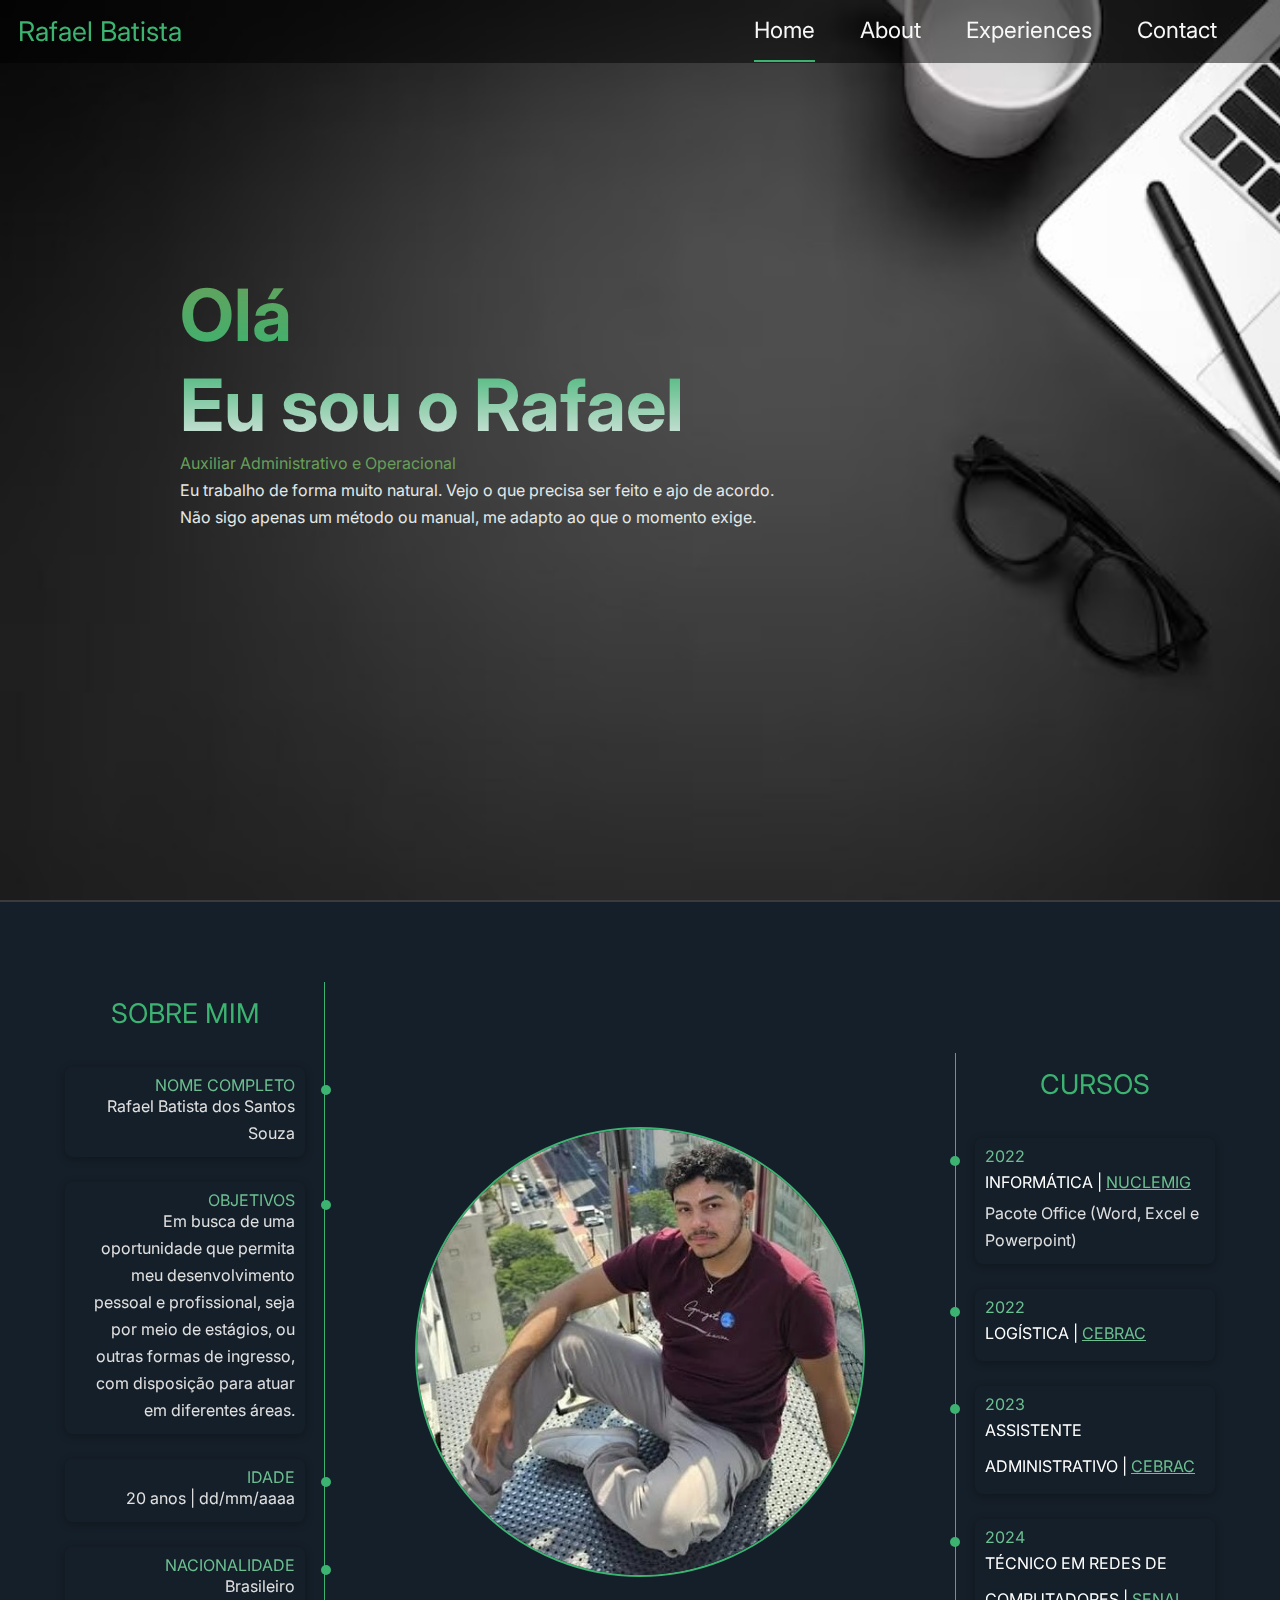
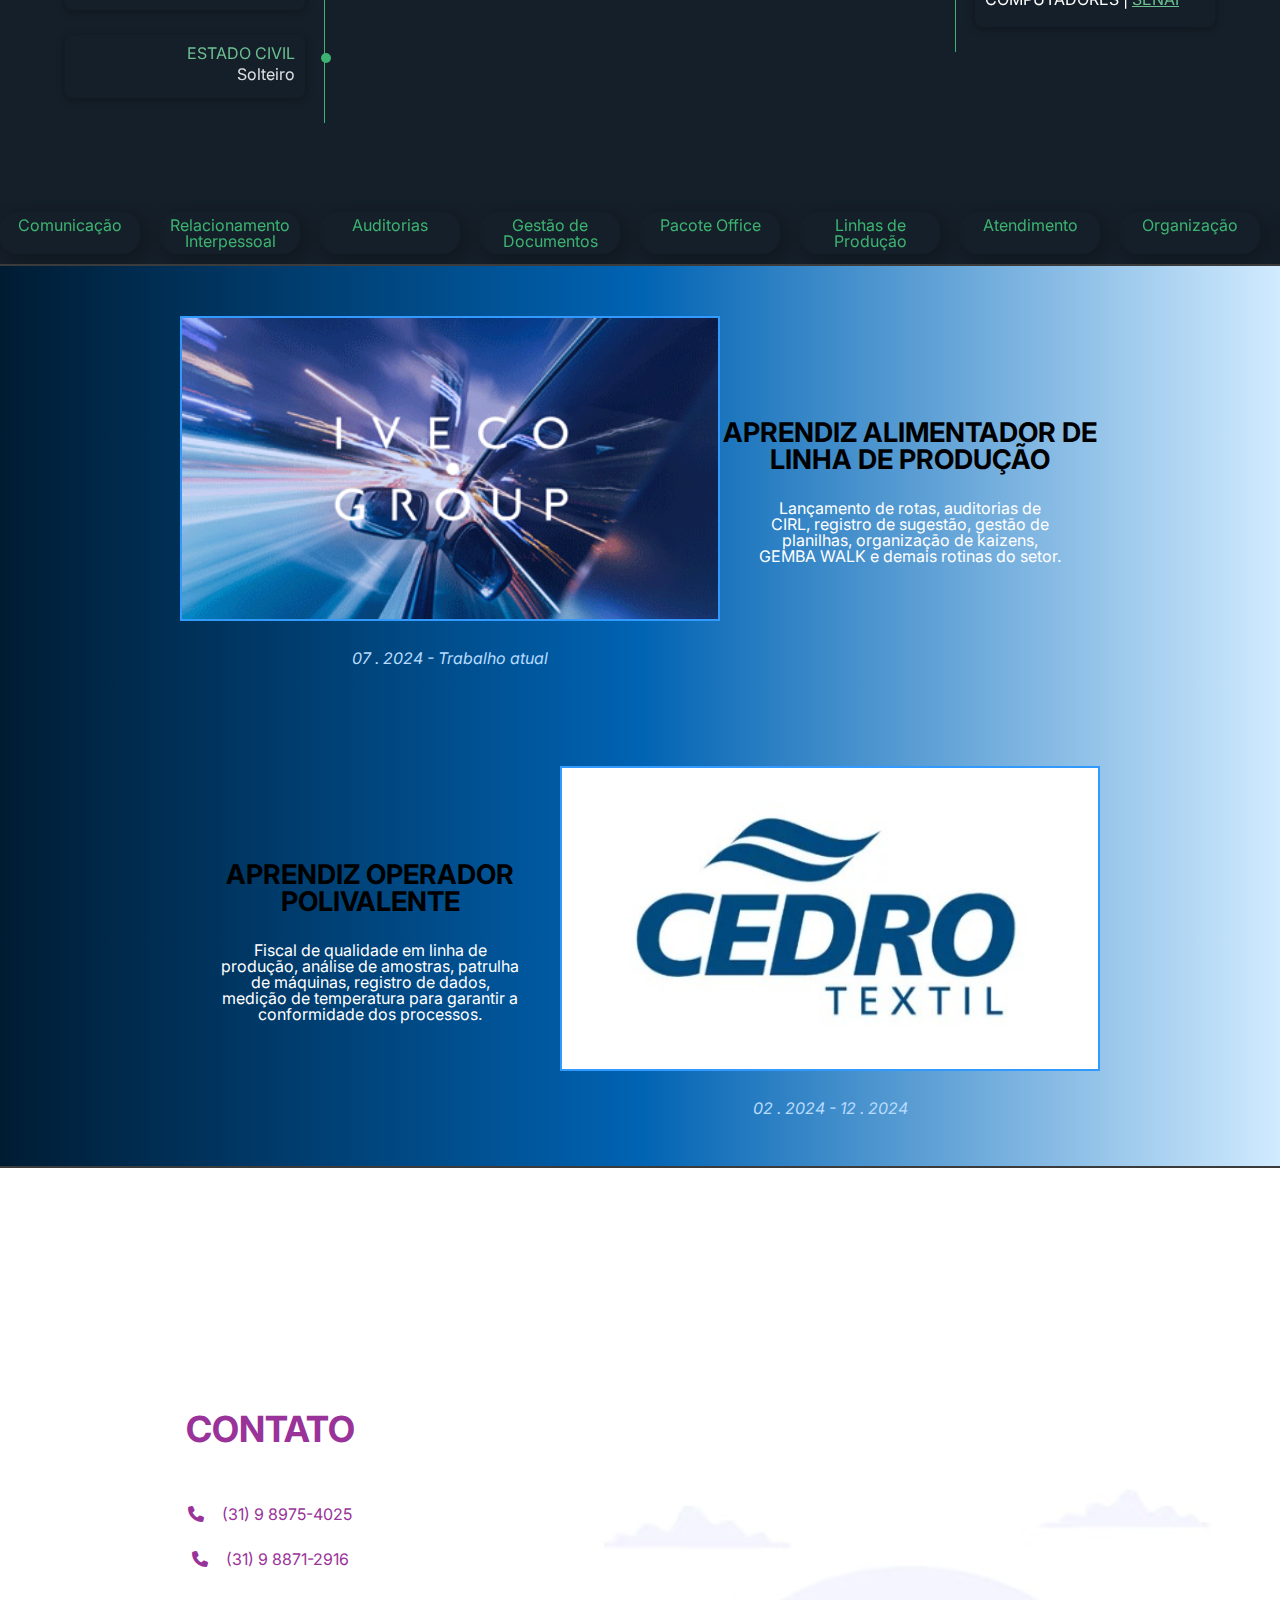
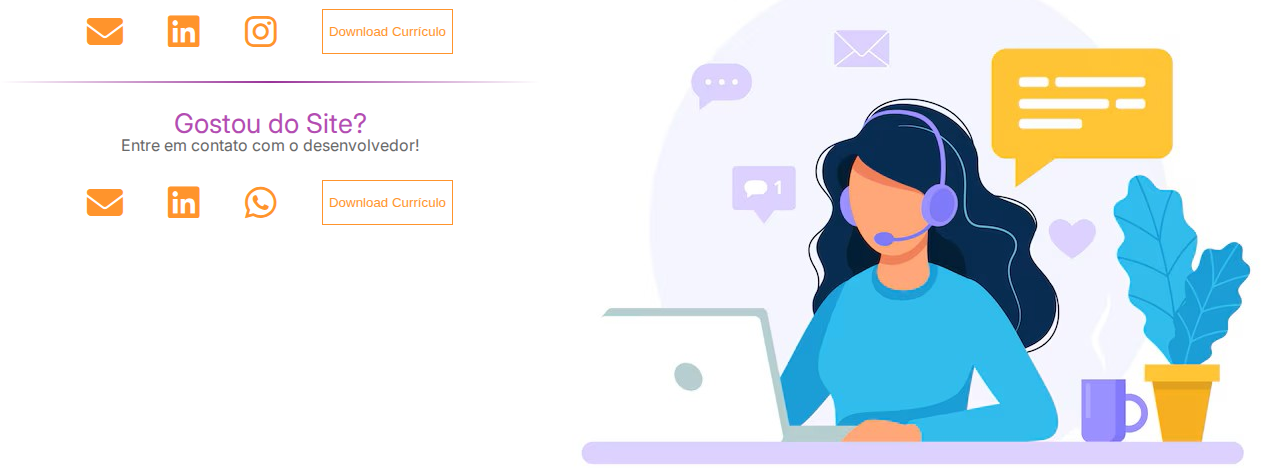
<file: index.html>
<!DOCTYPE html>
<html lang="pt-br">
<head>
  <!-- Essencial -->
  <meta charset="UTF-8">
  <meta name="viewport" content="width=device-width, initial-scale=1.0">
  <!-- Fontes -->
  <link rel="preconnect" href="https://fonts.googleapis.com">
  <link rel="preconnect" href="https://fonts.gstatic.com" crossorigin>
  <link href="https://fonts.googleapis.com/css2?family=Fleur+De+Leah&display=swap" 
    rel="stylesheet"> <!-- "Fleur De Leah", cursive; -->
  <link href="https://fonts.googleapis.com/css2?family=Fleur+De+Leah&family=Vollkorn:ital,wght@0,400..900;1,400..900&display=swap" 
    rel="stylesheet"> <!-- "Vollkorn", serif; -->
  <link href="https://fonts.googleapis.com/css2?family=Inter:ital,opsz,wght@0,14..32,100..900;1,14..32,100..900&display=swap"
    rel="stylesheet"> <!-- "Inter", sans-serif; -->
  <!-- Links Externos -->
  <link rel="stylesheet" href="https://cdnjs.cloudflare.com/ajax/libs/font-awesome/6.5.2/css/all.min.css">
  <link rel="stylesheet" href="./assets/css/reset.css">
  <link rel="stylesheet" href="./assets/css/style.css">
  <!-- Título  -->
  <title>Rafael Batista</title>
  <link rel="icon" href="./img/administrador.png" type="image/x-icon">
</head>
<body>
  <header>
    <h1>Rafael Batista</h1>
      <div>
        <a href="#home" class="active" onclick="teste(this)">Home</a>
        <a href="#about" onclick="teste(this)">About</a>
        <a href="#experiences" onclick="teste(this)">Experiences</a>
        <a href="#contact" onclick="teste(this)">Contact</a>
      </div>
  </header>
  <main>
    <section id="home" class="min-max-height">
      <h1>Olá<br>Eu sou o Rafael</h1>
      <p>Auxiliar Administrativo e Operacional</p>
      <p>Eu trabalho de forma muito natural. 
        Vejo o que precisa ser feito e ajo de acordo.<br>
        Não sigo apenas um método ou manual, me adapto ao que o momento exige.</p>
    </section>
    <div class="linha"></div>
    <section id="about" class="min-max-height">
      <section class="timeline b">
        <h2>SOBRE MIM</h2>

        <div class="timeline-item">
          <div class="timeline-dot b"></div>
          <div class="timeline-content">
            <h3>NOME COMPLETO</h3>
            <p>Rafael Batista dos Santos Souza</p>
          </div>
        </div>

        <div class="timeline-item">
          <div class="timeline-dot b"></div>
          <div class="timeline-content">
            <h3>OBJETIVOS</h3>
            <p>Em busca de uma oportunidade que permita meu desenvolvimento pessoal e profissional, seja por meio de estágios, ou outras formas de ingresso, com disposição para atuar em diferentes áreas.</p>
          </div>
        </div>

        <div class="timeline-item">
          <div class="timeline-dot b"></div>
          <div class="timeline-content">
            <h3>IDADE</h3>
            <p>20 anos | dd/mm/aaaa</p>
          </div>
        </div>

        <div class="timeline-item">
          <div class="timeline-dot b"></div>
          <div class="timeline-content">
            <h3>NACIONALIDADE</h3>
            <p>Brasileiro</p>
          </div>
        </div>

        <div class="timeline-item">
          <div class="timeline-dot b"></div>
          <div class="timeline-content">
            <h3>ESTADO CIVIL</h3>
            <p>Solteiro</p>
          </div>
        </div>

      </section>
      <img src="./img/WhatsApp Image 2025-08-18 at 16.54.20.jpeg" alt="">
      <section class="timeline">
        <h2>CURSOS</h2>
        
        <div class="timeline-item">
          <div class="timeline-dot"></div>
          <div class="timeline-content">
            <h3>2022</h3>
            <h4>INFORMÁTICA | <a href="https://www.nuclemig.com.br">NUCLEMIG</a></h4>
            <p>Pacote Office (Word, Excel e Powerpoint)</p>
          </div>
        </div>

        <div class="timeline-item">
          <div class="timeline-dot"></div>
          <div class="timeline-content">
            <h3>2022</h3>
            <h4>LOGÍSTICA | <a href="https://www.cebrac.com.br/escolas/sete-lagoas">CEBRAC</a></h4>
          </div>
        </div>

        <div class="timeline-item">
          <div class="timeline-dot"></div>
          <div class="timeline-content">
            <h3>2023</h3>
            <h4>ASSISTENTE ADMINISTRATIVO | <a href="https://www.cebrac.com.br/escolas/sete-lagoas">CEBRAC</a></h4>
          </div>
        </div>

        <div class="timeline-item">
          <div class="timeline-dot"></div>
          <div class="timeline-content">
            <h3>2024</h3>
            <h4>TÉCNICO EM REDES DE COMPUTADORES | <a href="https://www.fiemg.com.br/senai">SENAI</a></h4>
          </div>
        </div>

      </section>
    </section>
    <div class="carousel">
        <div class="group">
          <div class="card">Comunicação</div>
          <div class="card">Relacionamento Interpessoal</div>
          <div class="card">Auditorias</div>
          <div class="card">Gestão de Documentos</div>
          <div class="card">Pacote Office</div>
          <div class="card">Linhas de Produção</div>
          <div class="card">Atendimento</div>
          <div class="card">Organização</div>
        </div>
        <!-- Adicione `aria-hidden` para ocultar os cartões duplicados dos leitores de tela. -->
        <div aria-hidden class="group">
          <div class="card">Comunicação</div>
          <div class="card">Relacionamento Interpessoal</div>
          <div class="card">Auditorias</div>
          <div class="card">Gestão de Documentos</div>
          <div class="card">Pacote Office</div>
          <div class="card">Linhas de Produção</div>
          <div class="card">Atendimento</div>
          <div class="card">Organização</div>
        </div>
      </div>
    <div class="linha"></div>
    <section id="experiences" class="min-max-height">
      
      <section class="iveco">
        <div>
          <img src="./img/ivg_pr_cover_image_04_lq.png" alt="Logo Iveco Group">
          <p><em>07 . 2024 - Trabalho atual</em></p>
        </div>
        <div>
          <h1>APRENDIZ ALIMENTADOR DE LINHA DE PRODUÇÃO</h1>
          <p>Lançamento de rotas, auditorias de CIRL, registro de sugestão, gestão de planilhas, organização de kaizens, GEMBA WALK e demais rotinas do setor.</p>
        </div>
      </section>

      <section class="cedro">
        <div>
          <h1>APRENDIZ OPERADOR POLIVALENTE</h1>
          <p>Fiscal de  qualidade  em linha de  produção,  análise  de  amostras,  patrulha de  máquinas,  registro de  dados, medição de temperatura para garantir a conformidade dos processos.</p>
        </div>
        <div>
          <img src="./img/cedro_noticias.jpg" alt="Logo Cedro Textil">
          <p><em>02 . 2024 - 12 . 2024</em></p>
        </div>
      </section>

    </section>
    <div class="linha"></div>
    <section id="contact" class="min-max-height">
      <div>
        <h1>CONTATO</h1>
        <div>
          <i class="fa-solid fa-phone"></i><a href="https://www.chatdireto.com.br/RafaelBatista1">(31) 9 8975-4025</a>
        </div>
        <div>
          <i class="fa-solid fa-phone"></i><a href="https://www.chatdireto.com.br/RafaelBatista2">(31) 9 8871-2916</a>
        </div>
        <div class="faicon">
          <a href="mailto:Rafaellbss12@gmail.com" class="fa-solid fa-envelope"></a>
          <a class="fa-brands fa-linkedin"></a>
          <a class="fa-brands fa-instagram"></a>
          <button onclick="download('rafael')">Download Currículo</button>
        </div>
        <div class="linha"></div>
        <h2>Gostou do Site?</h2>
        <p>Entre em contato com o desenvolvedor!</p>
        <div class="faicon">
          <a href="mailto:biancacoelho242005@gmail.com" class="fa-solid fa-envelope"></a>
          <a href="https://www.linkedin.com/in/bianca-coelho-574a59378" class="fa-brands fa-linkedin"></a>
          <a href="https://www.chatdireto.com.br/BiancaCoelho" class="fa-brands fa-whatsapp"></a>
          <button onclick="download('bianca')">Download Currículo</button>
        </div>
      </div>
      <img src="./img/contate-nos-mulher-com-fones-de-ouvido-e-microfone-com-computador_113065-280.jpg" alt="">
    </section>
    </main>
    <script src="./assets/js/script.js"></script>
</body>
</html>
</file>
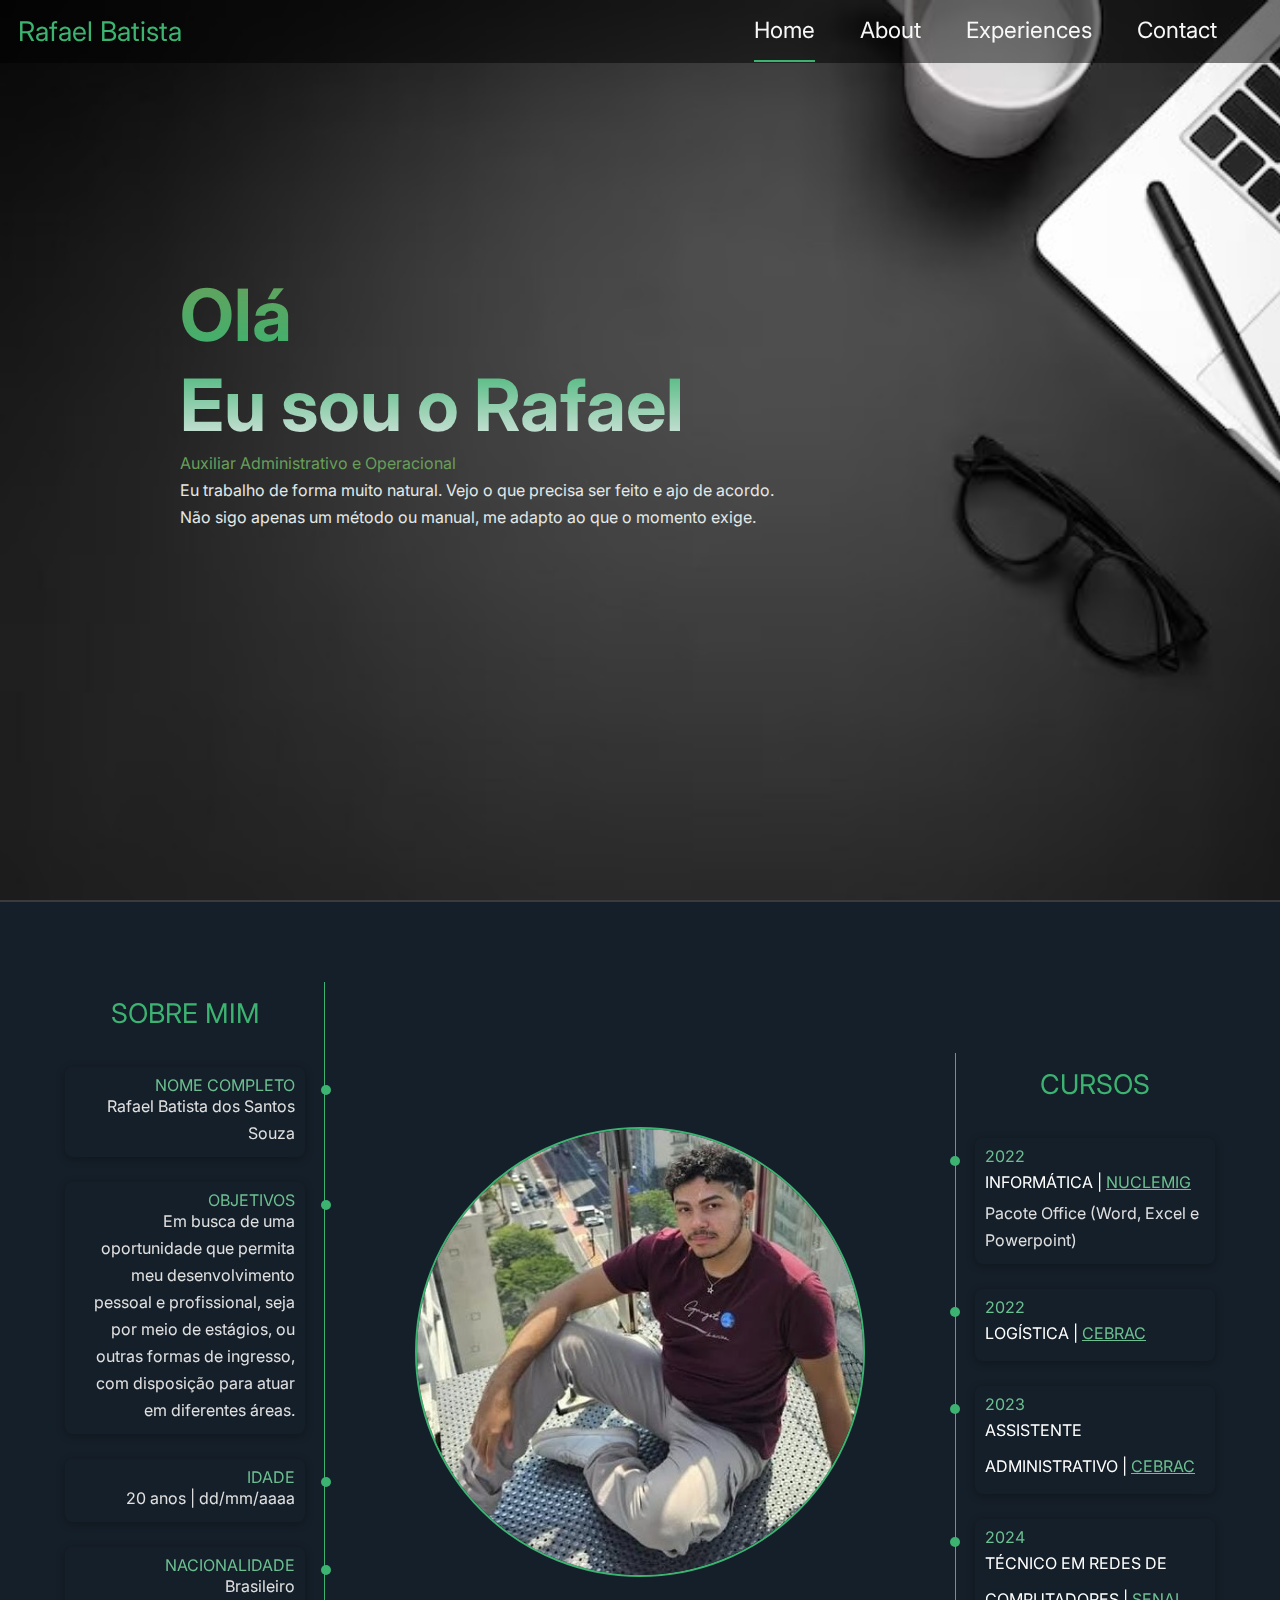
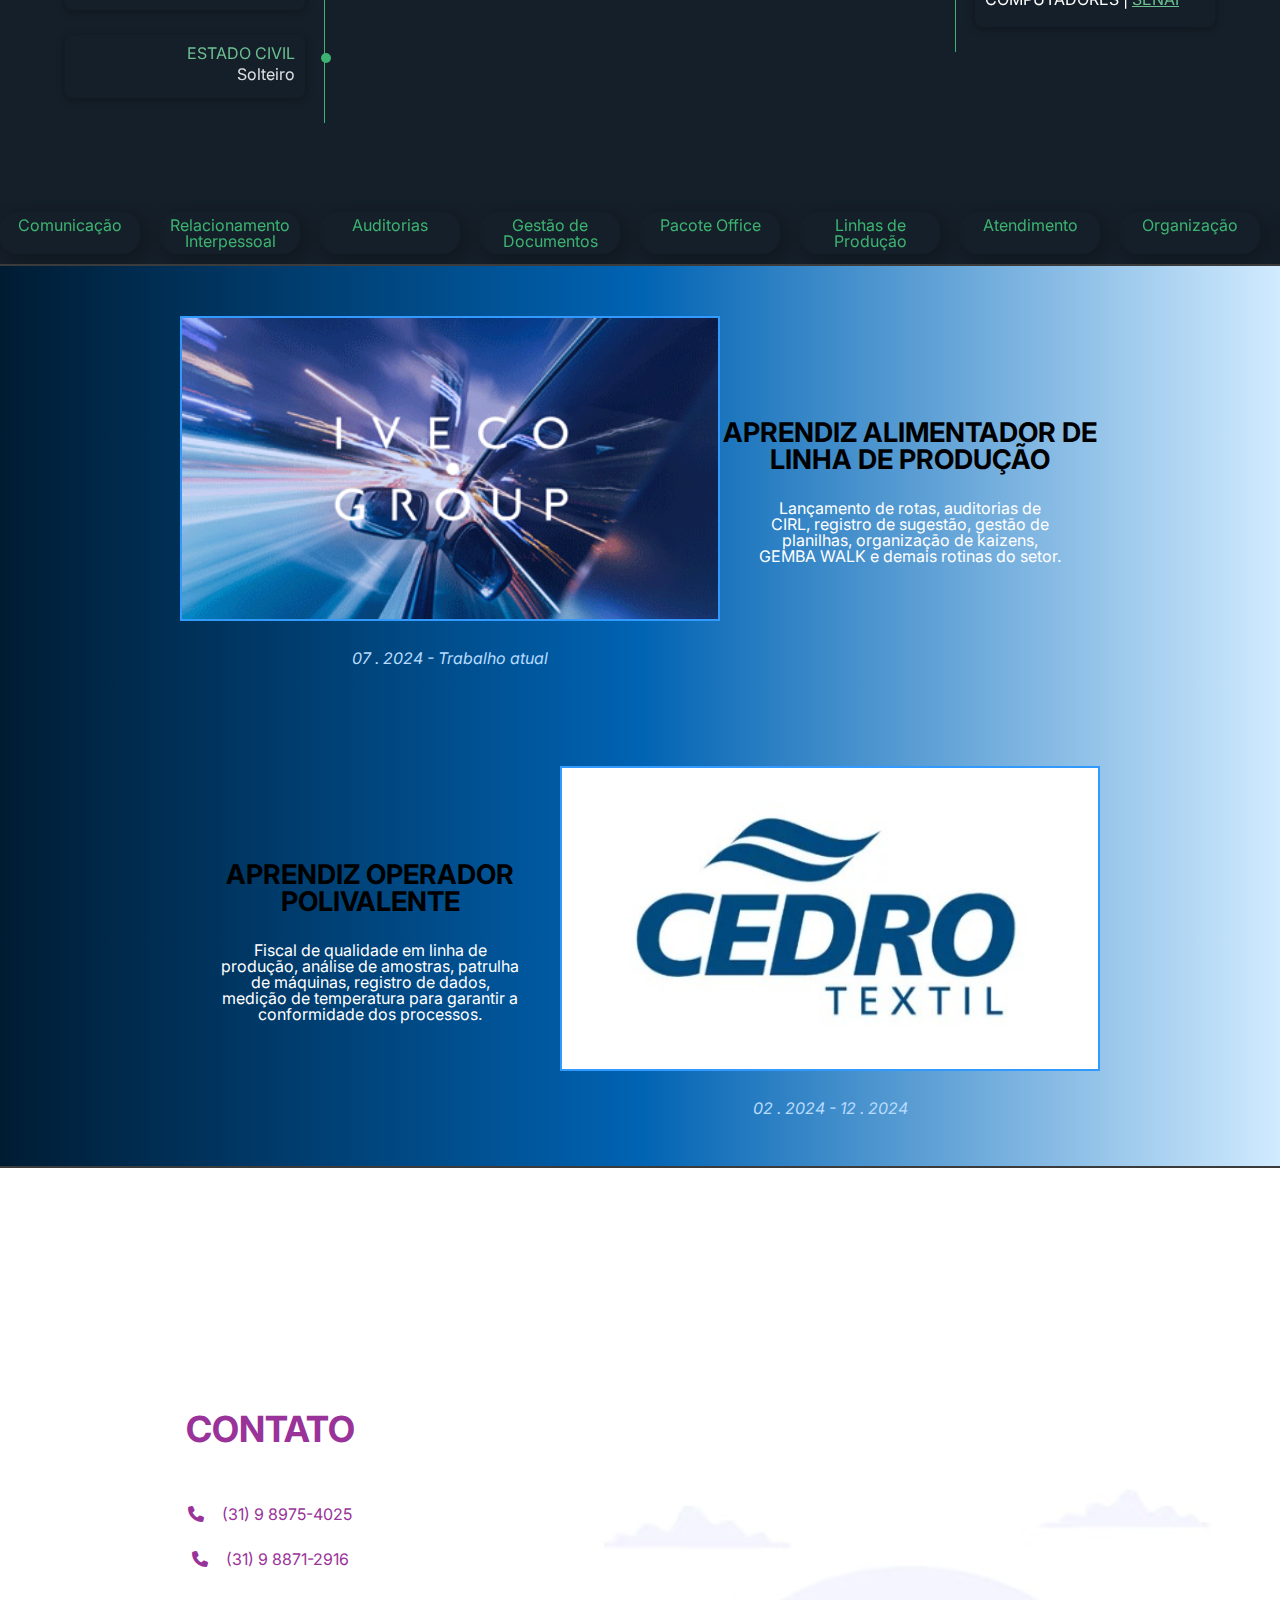
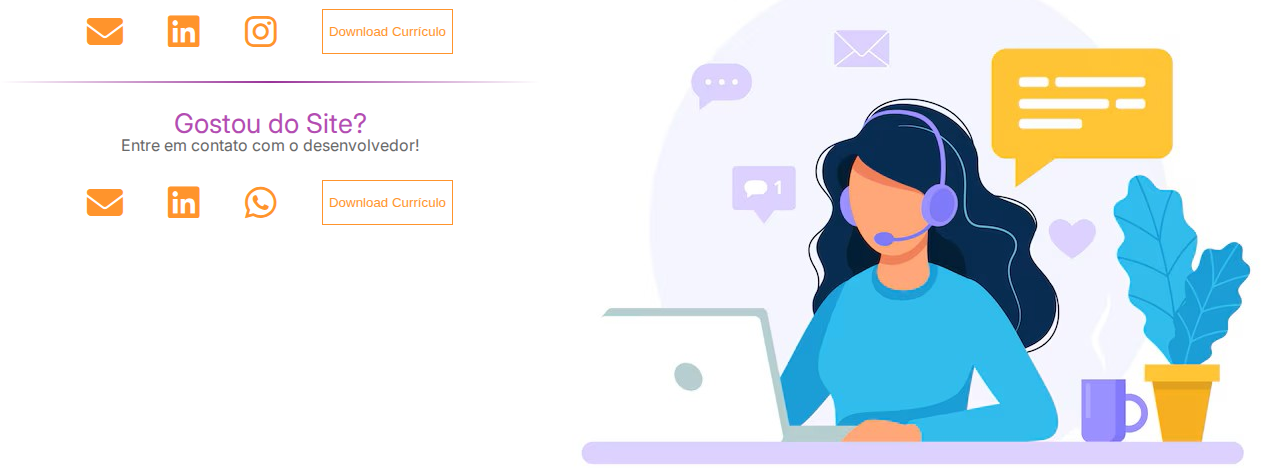
<file: src/main.html>
<!DOCTYPE html>
<html lang="pt-br">
<head>
  <!-- Essencial -->
  <meta charset="UTF-8">
  <meta name="viewport" content="width=device-width, initial-scale=1.0">
  <!-- Fontes -->
  <link rel="preconnect" href="https://fonts.googleapis.com">
  <link rel="preconnect" href="https://fonts.gstatic.com" crossorigin>
  <link href="https://fonts.googleapis.com/css2?family=Fleur+De+Leah&display=swap" 
    rel="stylesheet"> <!-- "Fleur De Leah", cursive; -->
  <link href="https://fonts.googleapis.com/css2?family=Fleur+De+Leah&family=Vollkorn:ital,wght@0,400..900;1,400..900&display=swap" 
    rel="stylesheet"> <!-- "Vollkorn", serif; -->
  <link href="https://fonts.googleapis.com/css2?family=Inter:ital,opsz,wght@0,14..32,100..900;1,14..32,100..900&display=swap"
    rel="stylesheet"> <!-- "Inter", sans-serif; -->
  <!-- Links Externos -->
  <link rel="stylesheet" href="https://cdnjs.cloudflare.com/ajax/libs/font-awesome/6.5.2/css/all.min.css">
  <link rel="stylesheet" href="../assets/css/reset.css">
  <link rel="stylesheet" href="../assets/css/style.css">
  <!-- Título  -->
  <title>Rafael Batista</title>
  <link rel="icon" href="../img/administrador.png" type="image/x-icon">
</head>
<body>
  <header>
    <h1>Rafael Batista</h1>
      <div>
        <a href="#home" class="active" onclick="teste(this)">Home</a>
        <a href="#about" onclick="teste(this)">About</a>
        <a href="#experiences" onclick="teste(this)">Experiences</a>
        <a href="#contact" onclick="teste(this)">Contact</a>
      </div>
  </header>
  <main>
    <section id="home" class="min-max-height">
      <h1>Olá<br>Eu sou o Rafael</h1>
      <p>Auxiliar Administrativo e Operacional</p>
      <p>Eu trabalho de forma muito natural. 
        Vejo o que precisa ser feito e ajo de acordo.<br>
        Não sigo apenas um método ou manual, me adapto ao que o momento exige.</p>
    </section>
    <div class="linha"></div>
    <section id="about" class="min-max-height">
      <section class="timeline b">
        <h2>SOBRE MIM</h2>

        <div class="timeline-item">
          <div class="timeline-dot b"></div>
          <div class="timeline-content">
            <h3>NOME COMPLETO</h3>
            <p>Rafael Batista dos Santos Souza</p>
          </div>
        </div>

        <div class="timeline-item">
          <div class="timeline-dot b"></div>
          <div class="timeline-content">
            <h3>OBJETIVOS</h3>
            <p>Em busca de uma oportunidade que permita meu desenvolvimento pessoal e profissional, seja por meio de estágios, ou outras formas de ingresso, com disposição para atuar em diferentes áreas.</p>
          </div>
        </div>

        <div class="timeline-item">
          <div class="timeline-dot b"></div>
          <div class="timeline-content">
            <h3>IDADE</h3>
            <p>20 anos | dd/mm/aaaa</p>
          </div>
        </div>

        <div class="timeline-item">
          <div class="timeline-dot b"></div>
          <div class="timeline-content">
            <h3>NACIONALIDADE</h3>
            <p>Brasileiro</p>
          </div>
        </div>

        <div class="timeline-item">
          <div class="timeline-dot b"></div>
          <div class="timeline-content">
            <h3>ESTADO CIVIL</h3>
            <p>Solteiro</p>
          </div>
        </div>

      </section>
      <img src="../img/WhatsApp Image 2025-08-18 at 16.54.20.jpeg" alt="">
      <section class="timeline">
        <h2>CURSOS</h2>
        
        <div class="timeline-item">
          <div class="timeline-dot"></div>
          <div class="timeline-content">
            <h3>2022</h3>
            <h4>INFORMÁTICA | <a href="https://www.nuclemig.com.br">NUCLEMIG</a></h4>
            <p>Pacote Office (Word, Excel e Powerpoint)</p>
          </div>
        </div>

        <div class="timeline-item">
          <div class="timeline-dot"></div>
          <div class="timeline-content">
            <h3>2022</h3>
            <h4>LOGÍSTICA | <a href="https://www.cebrac.com.br/escolas/sete-lagoas">CEBRAC</a></h4>
          </div>
        </div>

        <div class="timeline-item">
          <div class="timeline-dot"></div>
          <div class="timeline-content">
            <h3>2023</h3>
            <h4>ASSISTENTE ADMINISTRATIVO | <a href="https://www.cebrac.com.br/escolas/sete-lagoas">CEBRAC</a></h4>
          </div>
        </div>

        <div class="timeline-item">
          <div class="timeline-dot"></div>
          <div class="timeline-content">
            <h3>2024</h3>
            <h4>TÉCNICO EM REDES DE COMPUTADORES | <a href="https://www.fiemg.com.br/senai">SENAI</a></h4>
          </div>
        </div>

      </section>
    </section>
    <div class="carousel">
        <div class="group">
          <div class="card">Comunicação</div>
          <div class="card">Relacionamento Interpessoal</div>
          <div class="card">Auditorias</div>
          <div class="card">Gestão de Documentos</div>
          <div class="card">Pacote Office</div>
          <div class="card">Linhas de Produção</div>
          <div class="card">Atendimento</div>
          <div class="card">Organização</div>
        </div>
        <!-- Adicione `aria-hidden` para ocultar os cartões duplicados dos leitores de tela. -->
        <div aria-hidden class="group">
          <div class="card">Comunicação</div>
          <div class="card">Relacionamento Interpessoal</div>
          <div class="card">Auditorias</div>
          <div class="card">Gestão de Documentos</div>
          <div class="card">Pacote Office</div>
          <div class="card">Linhas de Produção</div>
          <div class="card">Atendimento</div>
          <div class="card">Organização</div>
        </div>
      </div>
    <div class="linha"></div>
    <section id="experiences" class="min-max-height">
      
      <section class="iveco">
        <div>
          <img src="../img/ivg_pr_cover_image_04_lq.png" alt="Logo Iveco Group">
          <p><em>07 . 2024 - Trabalho atual</em></p>
        </div>
        <div>
          <h1>APRENDIZ ALIMENTADOR DE LINHA DE PRODUÇÃO</h1>
          <p>Lançamento de rotas, auditorias de CIRL, registro de sugestão, gestão de planilhas, organização de kaizens, GEMBA WALK e demais rotinas do setor.</p>
        </div>
      </section>

      <section class="cedro">
        <div>
          <h1>APRENDIZ OPERADOR POLIVALENTE</h1>
          <p>Fiscal de  qualidade  em linha de  produção,  análise  de  amostras,  patrulha de  máquinas,  registro de  dados, medição de temperatura para garantir a conformidade dos processos.</p>
        </div>
        <div>
          <img src="../img/cedro_noticias.jpg" alt="Logo Cedro Textil">
          <p><em>02 . 2024 - 12 . 2024</em></p>
        </div>
      </section>

    </section>
    <div class="linha"></div>
    <section id="contact" class="min-max-height">
      <div>
        <h1>CONTATO</h1>
        <div>
          <i class="fa-solid fa-phone"></i><a href="https://www.chatdireto.com.br/RafaelBatista1">(31) 9 8975-4025</a>
        </div>
        <div>
          <i class="fa-solid fa-phone"></i><a href="https://www.chatdireto.com.br/RafaelBatista2">(31) 9 8871-2916</a>
        </div>
        <div class="faicon">
          <a href="mailto:Rafaellbss12@gmail.com" class="fa-solid fa-envelope"></a>
          <a class="fa-brands fa-linkedin"></a>
          <a class="fa-brands fa-instagram"></a>
          <button onclick="download('rafael')">Download Currículo</button>
        </div>
        <div class="linha"></div>
        <h2>Gostou do Site?</h2>
        <p>Entre em contato com o desenvolvedor!</p>
        <div class="faicon">
          <a href="mailto:biancacoelho242005@gmail.com" class="fa-solid fa-envelope"></a>
          <a href="https://www.linkedin.com/in/bianca-coelho-574a59378" class="fa-brands fa-linkedin"></a>
          <a href="https://www.chatdireto.com.br/BiancaCoelho" class="fa-brands fa-whatsapp"></a>
          <button onclick="download('bianca')">Download Currículo</button>
        </div>
      </div>
      <img src="../img/contate-nos-mulher-com-fones-de-ouvido-e-microfone-com-computador_113065-280.jpg" alt="">
    </section>
    </main>
    <script src="../assets/js/script.js"></script>
</body>
</html>
</file>
<file: assets/css/style.css>
:root{
  --texto: #f8f8f8;
  --fundo: #151f29;
  --cor1: #ff715a;
}

html{scroll-behavior: smooth;}

html, body {
  height: 100%;
  width: 100%;
  border: none;
}

.min-max-height{
  min-height: 100vh;
  max-height: 100vh;
}

.linha{
  padding-block: 1px;
  background-color: #3b3b3b;
}

body{
  background-image: url(
    "../../img/wallpaper_cinza.avif"
  );
  background-size: cover;
  background-repeat: no-repeat;
  overflow: auto;
  font-family: "Inter", sans-serif;
}

/* HEADER */

header{
  position: fixed;
  background-color: rgba(0, 0, 0, 0.5);
  color: var(--texto);
  width: 100%;
  display: flex;
  justify-content: space-between;
  padding-inline: 2vh 5vh;
}

header h1{
  font-size: 3vh;
  color: #3cb371;
  padding-block: 2vh;
}

header div{
  display: flex;
  align-items: center;
  gap: 3vh;
}

header div a{
  color: var(--texto);
  text-decoration: none;
  margin-right: 2vh;
  font-size: 2.5vh;
  transition: 0.2s;
  padding-block: 2vh;
  border-bottom: 2px solid transparent;
}

header div a.active{
  border-bottom: 2px solid #3cb371;
}

/* HOME */

section#home{
  background-image: url(
    "../../img/flat-lay-workstation-with-copy-space-laptop_23-2148430879.jpg"
  );
  background-repeat: no-repeat;
  background-size: cover;
  padding: 30vh 20vh;
  width: 100%;
}

section#home h1{
  font-size: 8vh;
  font-weight: bold;
  background: linear-gradient(
    to bottom,
    #679f5a, #3cb371, #e3e9e8
    );
  background-clip: text;
  color: transparent;
  line-height: 10vh;
}

section#home p:first-of-type{
  color: #679f5a;
}

section#home p{
  color: #e3e9e8;
  line-height: 3vh;
}

/* ABOUT */

section#about{
  background-color: var(--fundo);
  color: var(--texto);
  display: flex;
  justify-content: center;
  gap: 10vh;
  padding-block: 10vh;
  align-items: center;
  padding-inline: 5vh;
}

section#about div{
  flex: 1;
}

section#about img{
  border-radius: 50%;
  width: 50vh;
  height: 50vh;
  border: 2px solid #3cb371
}

section#about h2{
  padding-top: 2vh;
}
.carousel{
    padding: 10px 0;
    overflow: hidden;
    display: flex;
    background-color: var(--fundo);
    color: #3cb371;
    > * {
      flex: 0 0 100%;
    }    
}.card{
    width: 100%;
    border-radius: 2vh;
    box-shadow: rgba(0, 0, 0, 30%) 5px 5px 20px 0;
    padding: 5px;
    justify-content: center;
    align-items: center;
    text-align: center;
}.group{
    display: flex;
    gap: 20px;
    padding-right: 20px;
    will-change: transform;
    animation: scrolling 10s linear infinite;    
}@keyframes scrolling {
    0% {
      transform: translateX(0);
    }
    100% {
      transform: translateX(-100%);
    }
}

/* EXPERIENCES */
section#experiences{
  display: flex;
  flex-direction: column;
  background: linear-gradient(
    to right,
    #001c33, #0063b3, #d1ebff
  );
  align-items: center;
}

section#experiences section.iveco,
section#experiences section.cedro{
  width: 100%;
  display: flex;
  justify-content: space-between;
  align-items: center;
  padding-inline: 20vh;
  flex: 1;
  img{
    width: 60vh;
    border: 2px solid #329aff;
  }
}

section#experiences section{
  text-align: center;
  padding-inline: 5vh;
}

section#experiences div{
  text-align: center;
}section#experiences p{
  color: #fff;
  padding-top: 3vh;
  width: 80%; /* ou o tamanho que quiser */
  margin: 0 auto;
  text-align: center;
}section#experiences p em{
  color: #b8dcff;
  font-style: italic;
}section#experiences h1{
  font-size: 3vh;
  font-weight: bold;
}

/* CONTATO */
section#contact{
  display: flex;
  justify-content: space-between;
  align-items: center;
  text-align: center;
  h1{
    padding-bottom: 5vh;
    color: #993399;
    font-size: 4vh;
    font-weight: bold;
  }h2{
    color: #b34db2;
    font-size: 3vh;
  }p{
    color: #696969;
  }a{
    color: #993399;
    text-decoration: none;
    line-height: 5vh;
  }i{
    color: #993399;
    margin-right: 2vh;
  }div{flex: 1;
  }img{
  max-width: 100vh;
  align-self: flex-end;    
  }button{
    background-color: white;
    border: 1px solid #ff942c;
    color: #ff942c;
  }
}

section#contact .linha{
  margin-block: 3vh;
  background: linear-gradient(
    to right,
    #fff, #993399, #fff
  );
  border-radius: 5vh;
}

section#contact .faicon{
  display: flex;
  justify-content: center;
  font-size: 4vh;
  gap: 5vh;
  margin-top: 3vh;
  a{
    text-decoration: none;
    color: #ff942c;
  }
}

/* TIMELINE */
.timeline{
  position: relative;
  padding: 0 20px;
  flex: 1;
  h2{
  text-align: center;
  margin-bottom: 40px;
  color: #3cb371;
  font-size: 3vh;   
  }h3{
    color: #6bbf91;
  }h4{
    line-height: 4vh;
  }p{
    color: #e0e0e0;
    line-height: 3vh;
  }a{
    color: #6bbf91;
  }
}

.timeline::before{
  content: "";
  position: absolute;
  top: 0;
  left: 0px; /* posição da linha */
  width: 1px;
  height: 100%;
  background: #3cb371;
}

.timeline-item{
  position: relative;
  margin-bottom: 25px;
}

.timeline-dot{
  position: absolute;
  top: 2vh;
  left: -25.5px; /* posição da bolinha */
  width: 10px;
  height: 10px;
  background: #3cb371;
  border-radius: 50%;
}

.timeline-content{
  padding: 10px;
  border-radius: 8px;
  color: #fff;
  box-shadow: 0 2px 8px rgba(0,0,0,0.3);
}

.timeline.b h3, .timeline.b p{
  text-align: right;
}

.timeline.b::before{
  right: 0px;
  left: auto;
}

.timeline-dot.b{
  right: -25.5px;
  left: auto;
}
</file>
